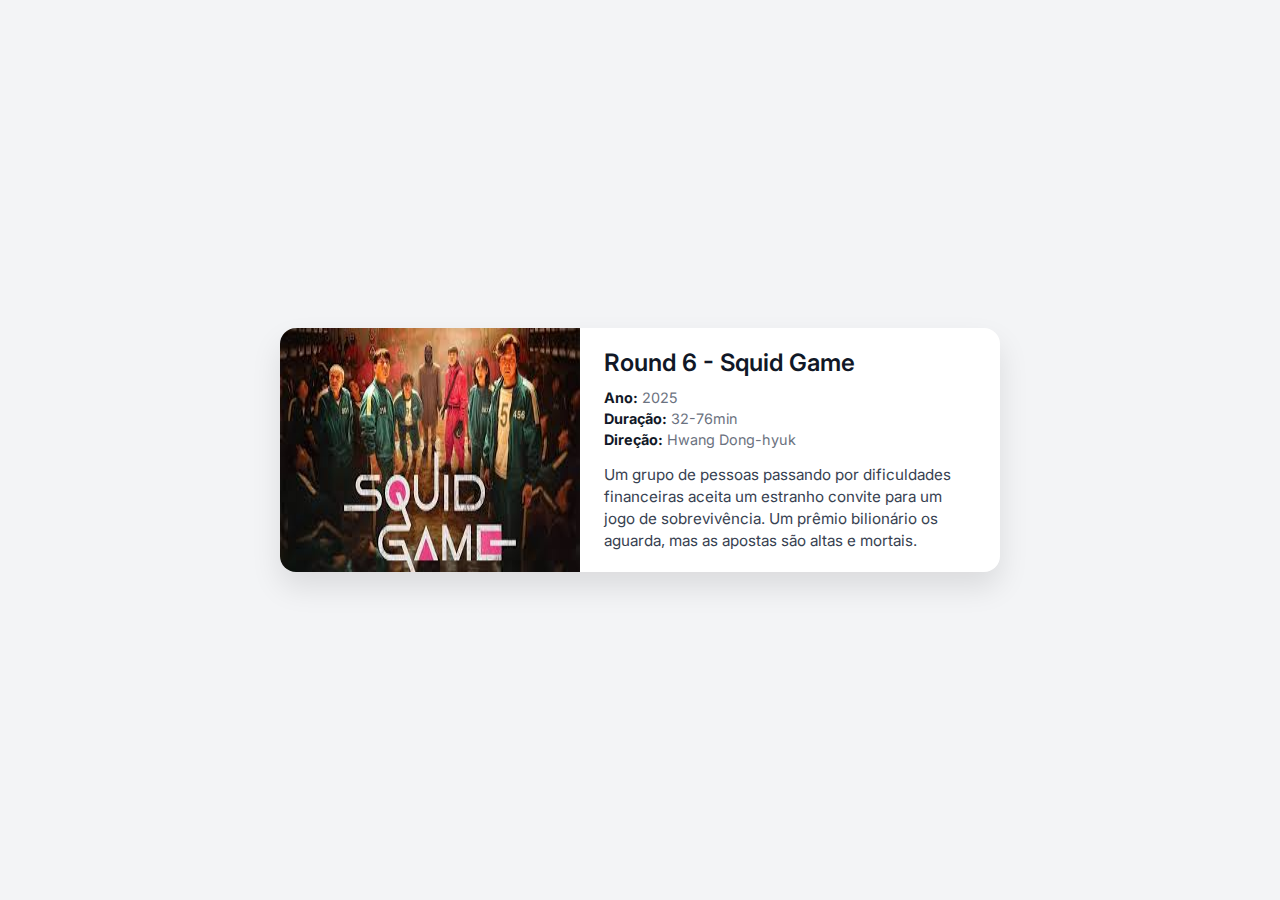
<file: Card/index.html>
<!DOCTYPE html>
<html lang="pt-BR">
  <head>
    <meta charset="UTF-8" />
    <title>Catálogo de Filmes</title>
    <link rel="stylesheet" href="style.css" />
  </head>

  <body>
    <!-- Card de filme -->
    <div class="movie-card">
      <div class="poster">
        <!-- Substitua pelo poster real -->
        <img
          src="round6.jpeg"
          alt="Poster do Filme"
        />
      </div>

      <div class="info">
        <h2 class="title">Round 6 - Squid Game</h2>

        <ul class="meta">
          <li><strong>Ano:</strong> 2025</li>
          <li><strong>Duração:</strong> 32-76min</li>
          <li><strong>Direção:</strong> Hwang Dong-hyuk</li>
        </ul>

        <p class="synopsis">
          Um grupo de pessoas passando por dificuldades financeiras aceita um estranho convite para um jogo de sobrevivência. Um prêmio bilionário os aguarda, mas as apostas são altas e mortais.
        </p>
      </div>
    </div>
  </body>
</html>
</file>
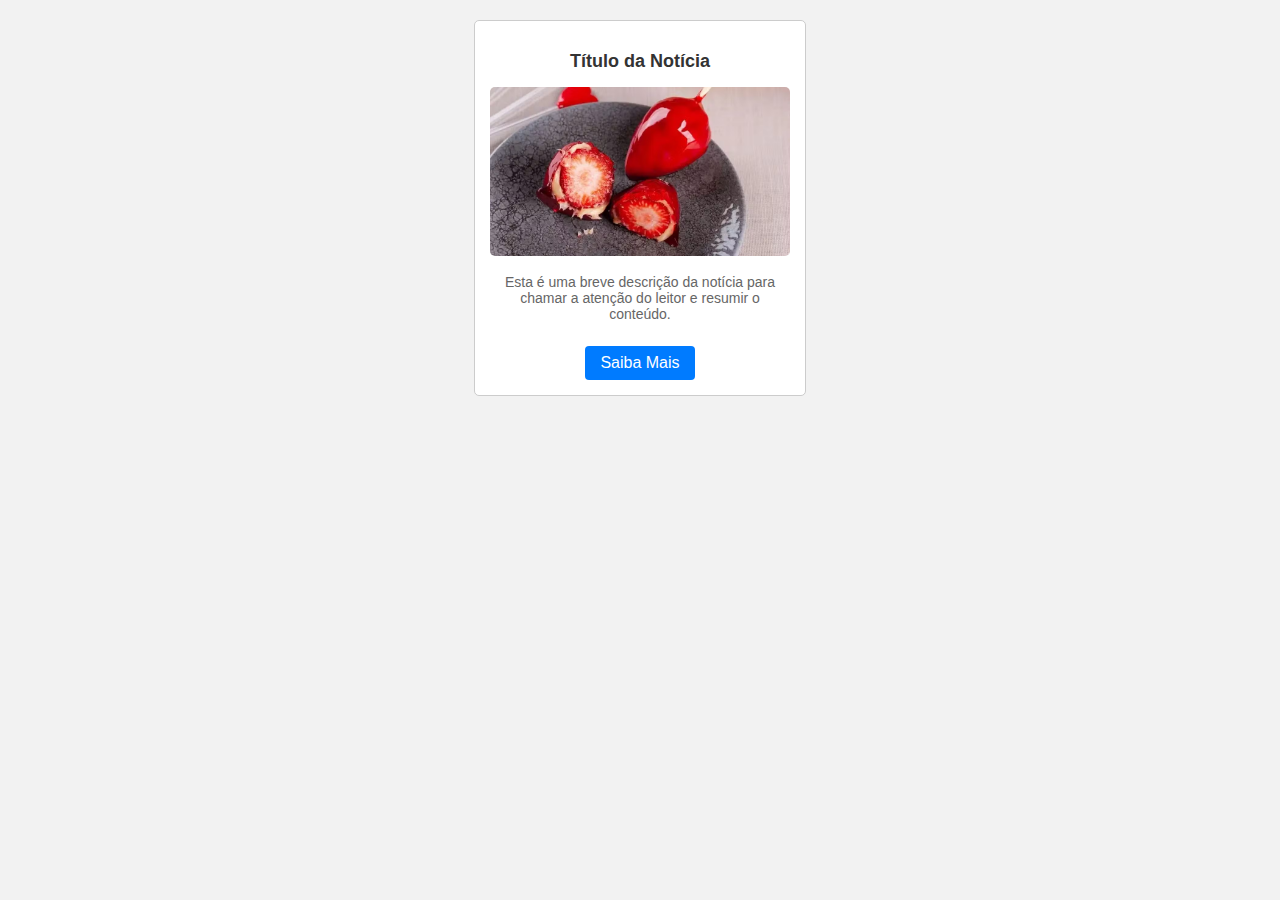
<file: CardNoticia/index.html>
<!DOCTYPE html>
<html lang="pt-BR">
<head>
    <meta charset="UTF-8">
    <meta name="viewport" content="width=device-width, initial-scale=1.0">
    <title>Card de Notícia</title>
    <link rel="stylesheet" href="style.css">
</head>
<body>

    <div class="card">        
        <h2>Título da Notícia</h2>
        <img src="imagem.avif" alt="Imagem da notícia">
        <p>Esta é uma breve descrição da notícia para chamar a atenção do leitor e resumir o conteúdo.</p>
        <a href="#" class="botao">Saiba Mais</a>
    </div>

</body>
</html>
</file>
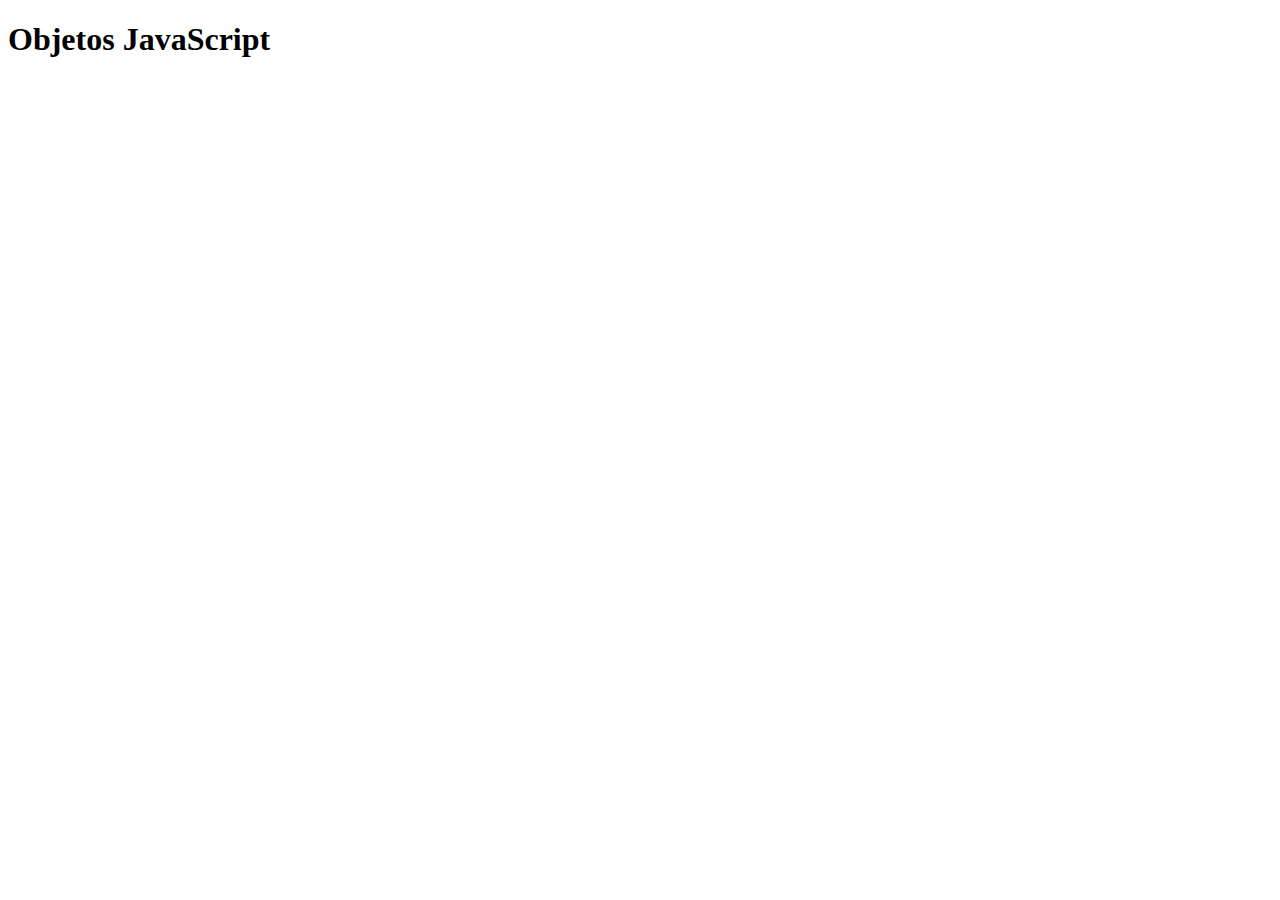
<file: objetosJavaScript/index.html>
<!DOCTYPE html>
<html lang="pt-br">
<head>
    <meta charset="UTF-8">
    <meta name="viewport" content="width=device-width, initial-scale=1.0">
    <title>Objetos em JavaScript</title>
</head>
<body>
    <h1>Objetos JavaScript</h1>
</body>
</html>
</file>
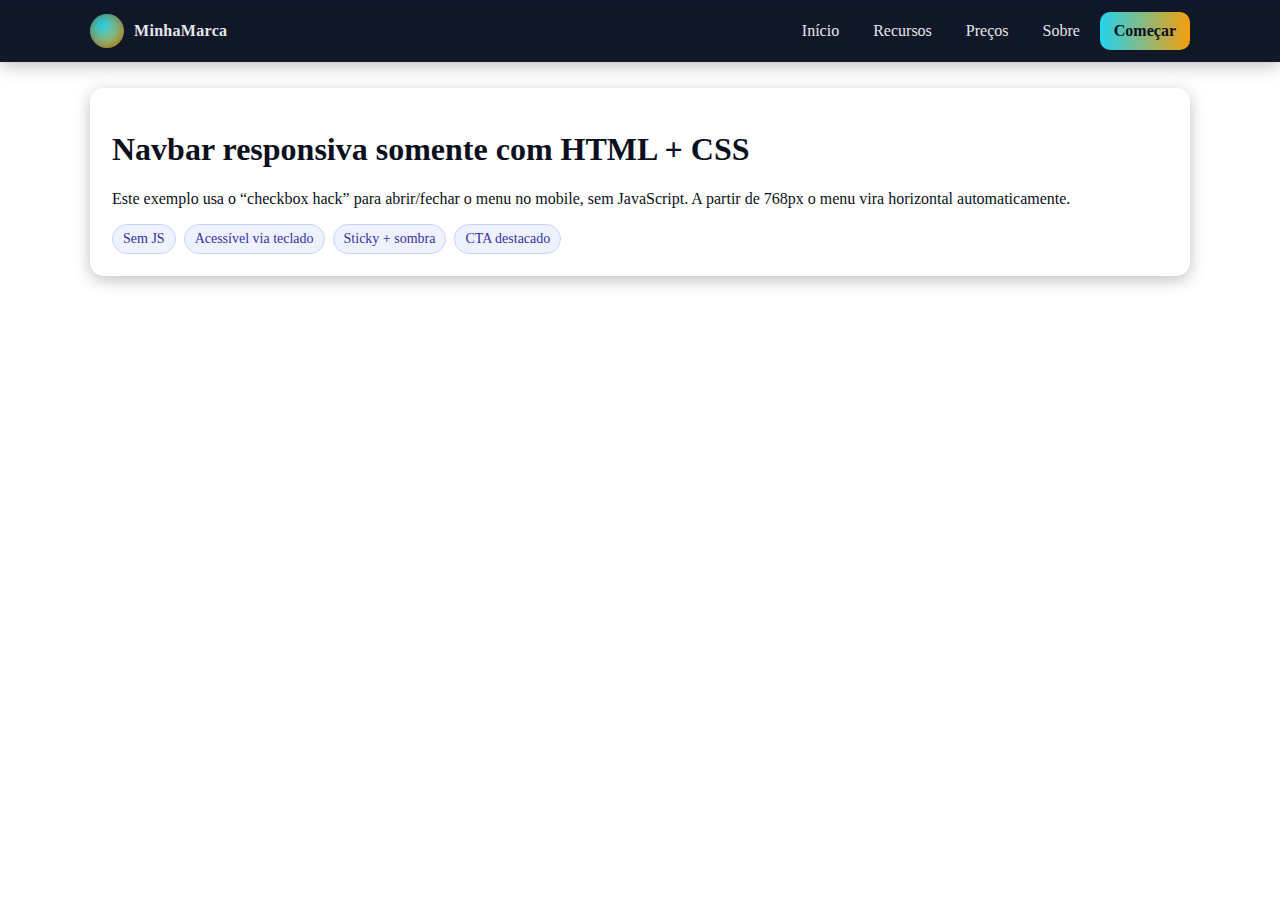
<file: Site Comercial/index.html>
<!DOCTYPE html>
<html lang="pt-br">
<head>
    <meta charset="UTF-8">
    <meta name="viewport" content="width=device-width, initial-scale=1.0">
    <link rel="stylesheet" href="style.css">
    <title>Document</title>
</head>
<body>
    <header>
    <nav class="container" aria-label="Barra de navegação principal">
      <a class="brand" href="#">
        <span class="brand__logo" aria-hidden="true"></span>
        <span class="brand__name">MinhaMarca</span>
      </a>

      <input type="checkbox" id="nav-toggle" aria-hidden="true" />
      <label for="nav-toggle" class="hamburger" aria-label="Abrir/fechar menu">
        <span class="hamburger__bars"></span>
      </label>

      <div class="nav-menu">
        <ul class="nav-list">
          <li><a class="nav-link" href="#">Início</a></li>
          <li><a class="nav-link" href="#">Recursos</a></li>
          <li><a class="nav-link" href="#">Preços</a></li>
          <li><a class="nav-link" href="#">Sobre</a></li>
          <li><a class="nav-link is-cta" href="#">Começar</a></li>
        </ul>
      </div>
    </nav>
  </header>

  <main>
    <div class="demo-card">
      <h1>Navbar responsiva somente com HTML + CSS</h1>
      <p>Este exemplo usa o “checkbox hack” para abrir/fechar o menu no mobile, sem JavaScript. A partir de 768px o menu vira horizontal automaticamente.</p>
      <div class="chips">
        <span class="chip">Sem JS</span>
        <span class="chip">Acessível via teclado</span>
        <span class="chip">Sticky + sombra</span>
        <span class="chip">CTA destacado</span>
      </div>
    </div>
  </main>
</body>
</html>
</file>
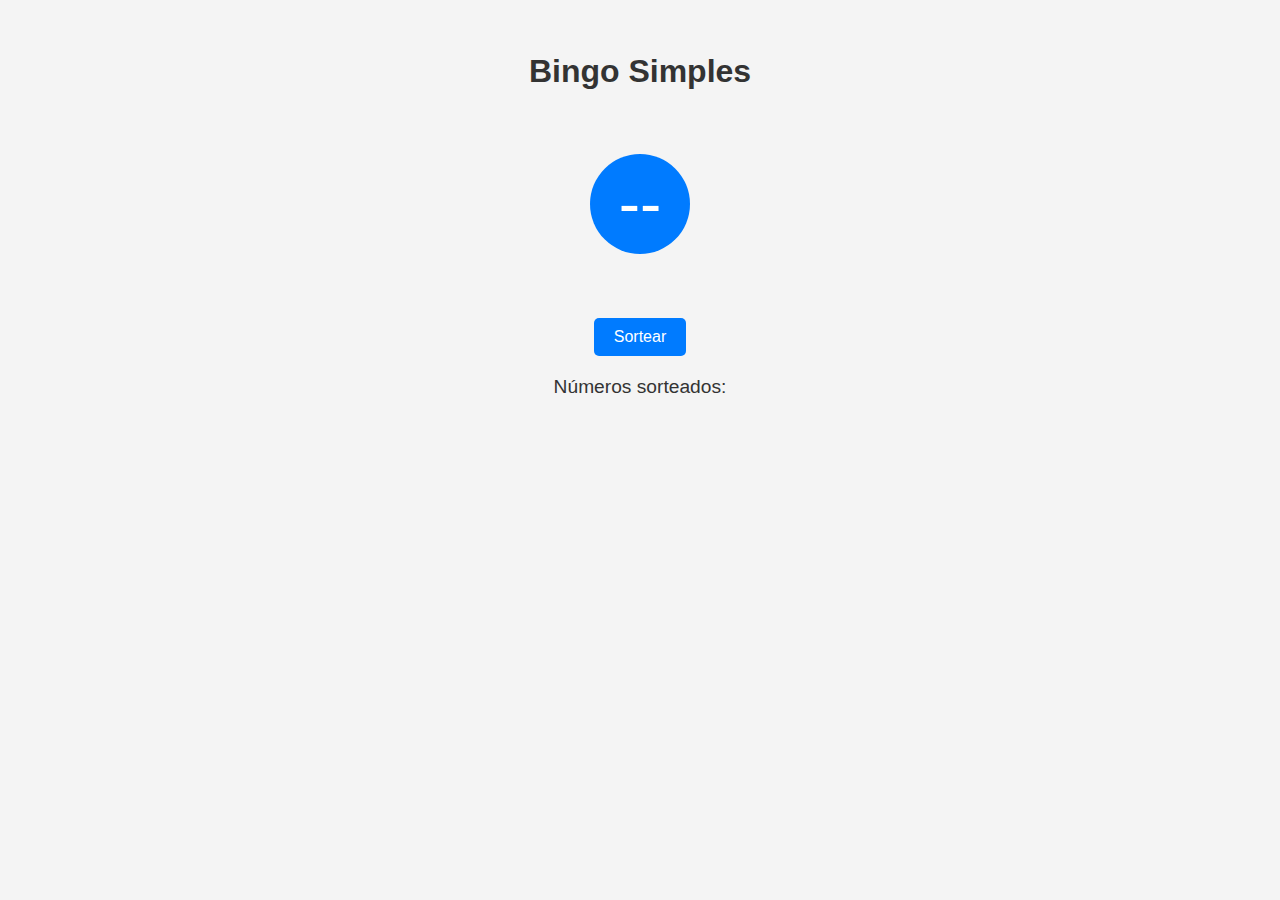
<file: Bingo TDS/Projeto/index.html>
<!DOCTYPE html>
<html lang="pt-br">
<head>
    <meta charset="UTF-8">
    <meta name="viewport" content="width=device-width, initial-scale=1.0">
    <link rel="stylesheet" href="style.css">
   
    <title>Bingo TDS</title>
</head>
<body>
    <h1>Bingo Simples</h1>
    <div id="bola">--</div>
    <button onclick="sortear()">Sortear</button>

    <p id="numeros">Números sorteados: </p>
    <script src="script.js"></script>
</body>
</html>
</file>
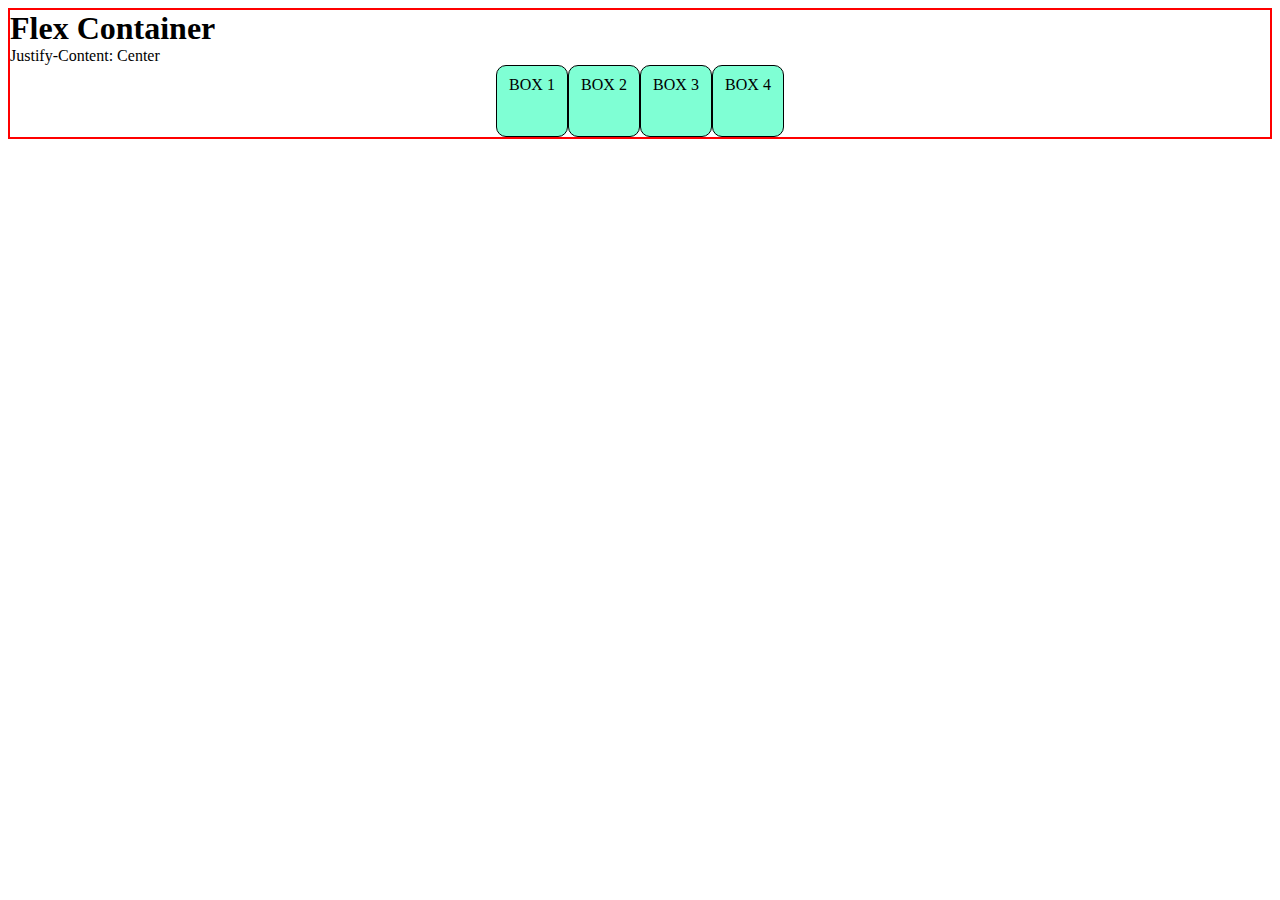
<file: FlexBox/FlexBox Parte 1/index.html>
<!DOCTYPE html>
<html lang="pt-br">
<head>
    <meta charset="UTF-8">
    <meta name="viewport" content="width=device-width, initial-scale=1.0">
    <link rel="stylesheet" href="style.css">
    <title>FlexBox 01</title>
</head>
<body>
    <div class="container">
       <h1>Flex Container</h1>
        <p>Justify-Content: Center</p>
        <div class="flex-center">
         <div class="box">BOX 1</div>   
         <div class="box">BOX 2</div>   
         <div class="box">BOX 3</div>   
         <div class="box">BOX 4</div>   

        </div> 
    </div>
</body>
</html>
</file>
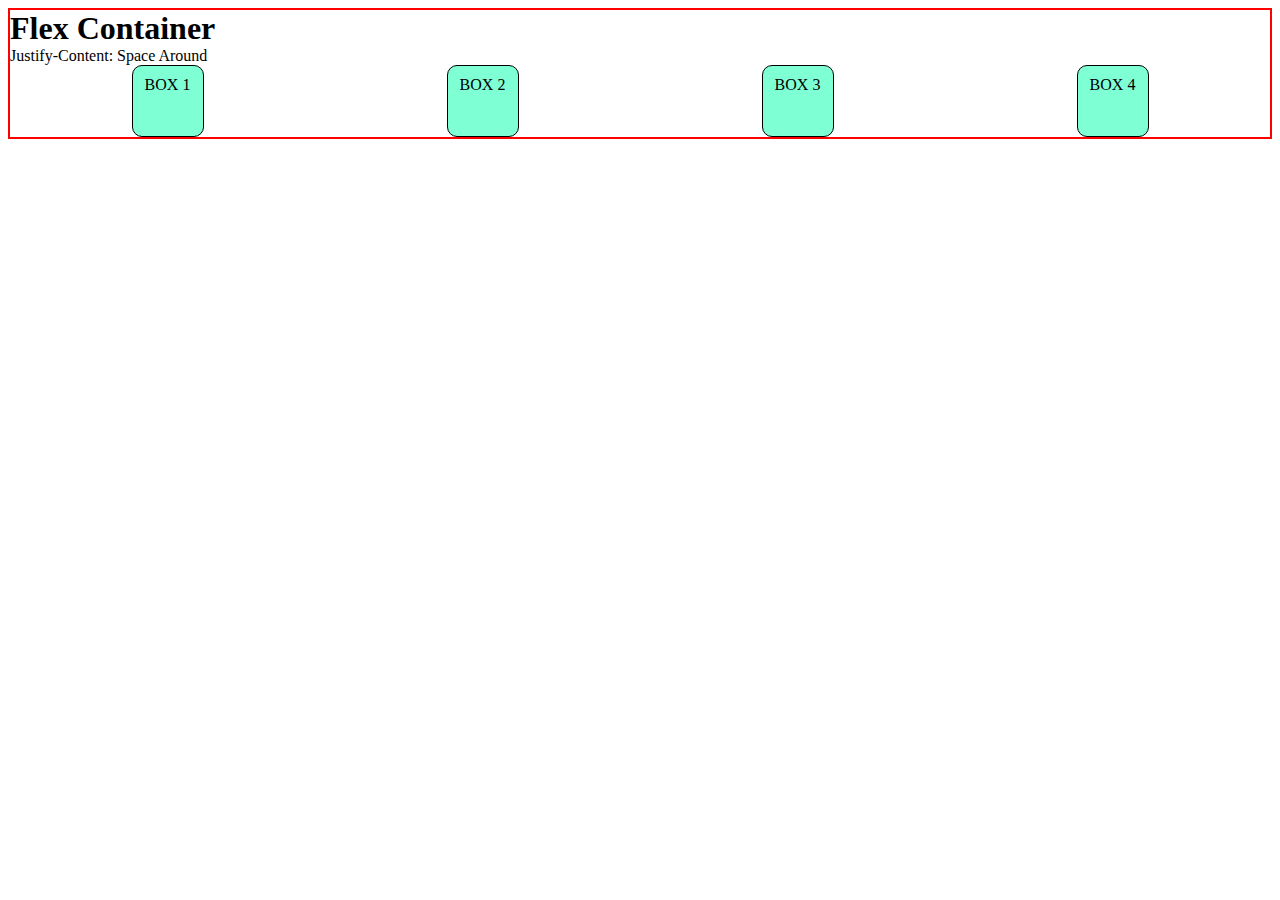
<file: FlexBox/FlexBox Parte 2/index.html>
<!DOCTYPE html>
<html lang="pt-br">
<head>
    <meta charset="UTF-8">
    <meta name="viewport" content="width=device-width, initial-scale=1.0">
    <link rel="stylesheet" href="style.css">
    <title>FlexBox 01</title>
</head>
<body>
    <div class="container">
       <h1>Flex Container</h1>
        <p>Justify-Content: Space Around</p>
        <div class="flex-space-around">
         <div class="box">BOX 1</div>   
         <div class="box">BOX 2</div>   
         <div class="box">BOX 3</div>   
         <div class="box">BOX 4</div>   

        </div> 
    </div>
</body>
</html>
</file>
<file: Card/style.css>
/* Fonte moderna do Google Fonts */
@import url("https://fonts.googleapis.com/css2?family=Inter:wght@400;600&display=swap");

* {
  box-sizing: border-box;
  margin: 0;
  padding: 0;
}

body {
  font-family: "Inter", sans-serif;
  background: #f3f4f6;
  min-height: 100vh;
  display: flex;
  align-items: center;
  justify-content: center;
  padding: 2rem;
}

/* ----- Card ----- */
.movie-card {
  background: #ffffff;
  border-radius: 1rem;
  overflow: hidden;
  box-shadow: 0 15px 30px rgba(0, 0, 0, 0.1);
  max-width: 320px; /* mobile‑first */
  display: flex;
  flex-direction: column;
  transition: transform 0.3s ease, box-shadow 0.3s ease;
}

.movie-card:hover {
  transform: translateY(-6px);
  box-shadow: 0 20px 40px rgba(0, 0, 0, 0.15);
}

.poster img {
  width: 100%;
  height: auto;
  display: block;
}

.info {
  padding: 1.25rem 1.5rem;
}

.title {
  font-size: 1.5rem;
  font-weight: 600;
  color: #111827;
  margin-bottom: 0.75rem;
}

.meta {
  list-style: none;
  font-size: 0.9rem;
  color: #6b7280;
  margin-bottom: 1rem;
}

.meta li + li {
  margin-top: 0.25rem;
}

.meta strong {
  color: #111827;
}

.synopsis {
  font-size: 0.95rem;
  line-height: 1.45;
  color: #374151;
}

/* ----- Responsivo (≥ 640 px) ----- */
@media (min-width: 640px) {
  .movie-card {
    flex-direction: row;
    max-width: 720px;
  }

  .poster img {
    width: 300px;
    height: 100%;
  }

  .info {
    flex: 1;
  }
}
</file>
<file: CardNoticia/style.css>
body {
    font-family: Arial, sans-serif;
    background-color: #f2f2f2;
    text-align: center;
}

.card {
    background-color: white;
    width: 300px;
    margin: 20px auto;
    padding: 15px;
    border: 1px solid #ccc;
    border-radius: 5px;
}

.card img {
    width: 100%;
    height: auto;
    border-radius: 5px;
}

.card h2 {
    font-size: 18px;
    color: #333;
}

.card p {
    font-size: 14px;
    color: #666;
}

.botao {
    display: inline-block;
    margin-top: 10px;
    padding: 8px 15px;
    background-color: #007BFF;
    color: white;
    text-decoration: none;
    border-radius: 4px;
}

.botao:hover {
    background-color: #0056b3;
}
</file>
<file: Site Comercial/style.css>
html, body { margin: 0; padding: 0; }
:root {
  --bg: #0f172a;
  --bg-2: #111827;
  --text: #e5e7eb;
  --accent: #22d3ee;
  --accent-2: #f59e0b;
  --shadow: 0 4px 16px rgba(0,0,0,.25);
  --radius: 14px;
}
header {
  position: sticky; top: 0; z-index: 50;
  background: linear-gradient(180deg, var(--bg), var(--bg-2));
  color: var(--text);
  box-shadow: var(--shadow);
}
.container {
  max-width: 1100px; margin: 0 auto; padding: 12px 16px;
  display: flex; align-items: center; justify-content: space-between;
  gap: 12px;
}
.brand { display: inline-flex; align-items: center; gap: 10px; text-decoration: none; color: var(--text); }
.brand__logo { width: 34px; height: 34px; border-radius: 50%; background: radial-gradient(circle at 35% 30%, var(--accent), var(--accent-2)); box-shadow: inset 0 0 12px rgba(0,0,0,.35); }
.brand__name { font-weight: 700; letter-spacing: .3px; }
#nav-toggle { display: none; }
.hamburger { display: inline-flex; width: 44px; height: 44px; align-items: center; justify-content: center; border-radius: var(--radius); cursor: pointer; border: 1px solid rgba(255,255,255,.12); }
.hamburger:focus { outline: 2px solid var(--accent); outline-offset: 3px; }
.hamburger__bars,
.hamburger__bars::before,
.hamburger__bars::after { content: ""; display: block; width: 22px; height: 2px; background: var(--text); transition: transform .25s ease, opacity .25s ease; }
.hamburger__bars::before { transform: translateY(-7px); }
.hamburger__bars::after  { transform: translateY(7px); }
#nav-toggle:checked + label .hamburger__bars { transform: rotate(45deg); }
#nav-toggle:checked + label .hamburger__bars::before { transform: rotate(90deg); }
#nav-toggle:checked + label .hamburger__bars::after  { opacity: 0; }
.nav-menu {
  position: relative; width: 100%;
  overflow: hidden; max-height: 0; transition: max-height .3s ease;
  border-top: 1px solid rgba(255,255,255,.08);
}
.nav-list { list-style: none; margin: 0; padding: 8px 0 14px; display: grid; gap: 8px; }
.nav-link { display: block; text-decoration: none; color: var(--text); padding: 10px 12px; border-radius: 10px; }
.nav-link:hover { background: rgba(255,255,255,.08); }
.nav-link.is-cta { background: linear-gradient(90deg, var(--accent), var(--accent-2)); color: #0b1020; font-weight: 700; }
.nav-link.is-cta:hover { filter: brightness(1.05); }
#nav-toggle:checked ~ .nav-menu { max-height: 360px; }
@media (min-width: 768px) {
  .container { padding: 12px 20px; }
  .hamburger { display: none; }
  .nav-menu { max-height: none; overflow: visible; border-top: none; width: auto; }
  .nav-list { display: flex; align-items: center; gap: 6px; padding: 0; }
  .nav-link { padding: 10px 14px; }
}
main { max-width: 1100px; margin: 26px auto; padding: 0 16px 48px; color: #0b1020; }
.demo-card { background: #ffffff; border-radius: var(--radius); box-shadow: var(--shadow); padding: 22px; }
.chips { display: flex; flex-wrap: wrap; gap: 8px; margin-top: 14px; }
.chip { padding: 6px 10px; border-radius: 999px; background: #eef2ff; color: #3730a3; font-size: 14px; border: 1px solid #c7d2fe; }
a:focus { outline: 2px solid var(--accent); outline-offset: 3px; }
</file>
<file: Bingo TDS/Projeto/style.css>
body {
      font-family: Arial, sans-serif;
      text-align: center;
      background: #f4f4f4;
      margin: 0;
      padding: 2em;
    }

    h1 { color: #333; }

    #bola {
      font-size: 4em;
      background: #007bff;
      color: white;
      width: 100px;
      height: 100px;
      line-height: 100px;
      border-radius: 50%;
      margin: 1em auto;
    }

    button {
      background: #007bff;
      color: white;
      border: none;
      padding: 10px 20px;
      font-size: 1em;
      border-radius: 5px;
      cursor: pointer;
    }

    button:hover { background: #0056b3; }

    #numeros {
      margin-top: 1em;
      font-size: 1.2em;
      color: #333;
    }
</file>
<file: FlexBox/FlexBox Parte 1/style.css>
.container{
    display: flex;
    flex-direction: column;
    border: 2px solid red;
}

.container h1, p{
    margin: 0;
}

.flex-center{
    display: flex;    
    justify-content: center;
}

.box{
    background-color: aquamarine;    
    border-radius: 10px;
    border: 1px solid #000;
    width: 50px;
    height: 50px;
    padding: 10px;
    text-align: center;
}

.flex-around{
    display: flex;
    justify-content: space-around;
}

.flex-between{
    display: flex;
    justify-content: space-between;
}
</file>
<file: FlexBox/FlexBox Parte 2/style.css>
.container{
    display: flex;
    flex-direction: column;
    border: 2px solid red;
}

.container h1, p{
    margin: 0;
}

.flex-space-around{
    display: flex;    
    justify-content: space-around;
}

.box{
    background-color: aquamarine;    
    border-radius: 10px;
    border: 1px solid #000;
    width: 50px;
    height: 50px;
    padding: 10px;
    text-align: center;
}
</file>
